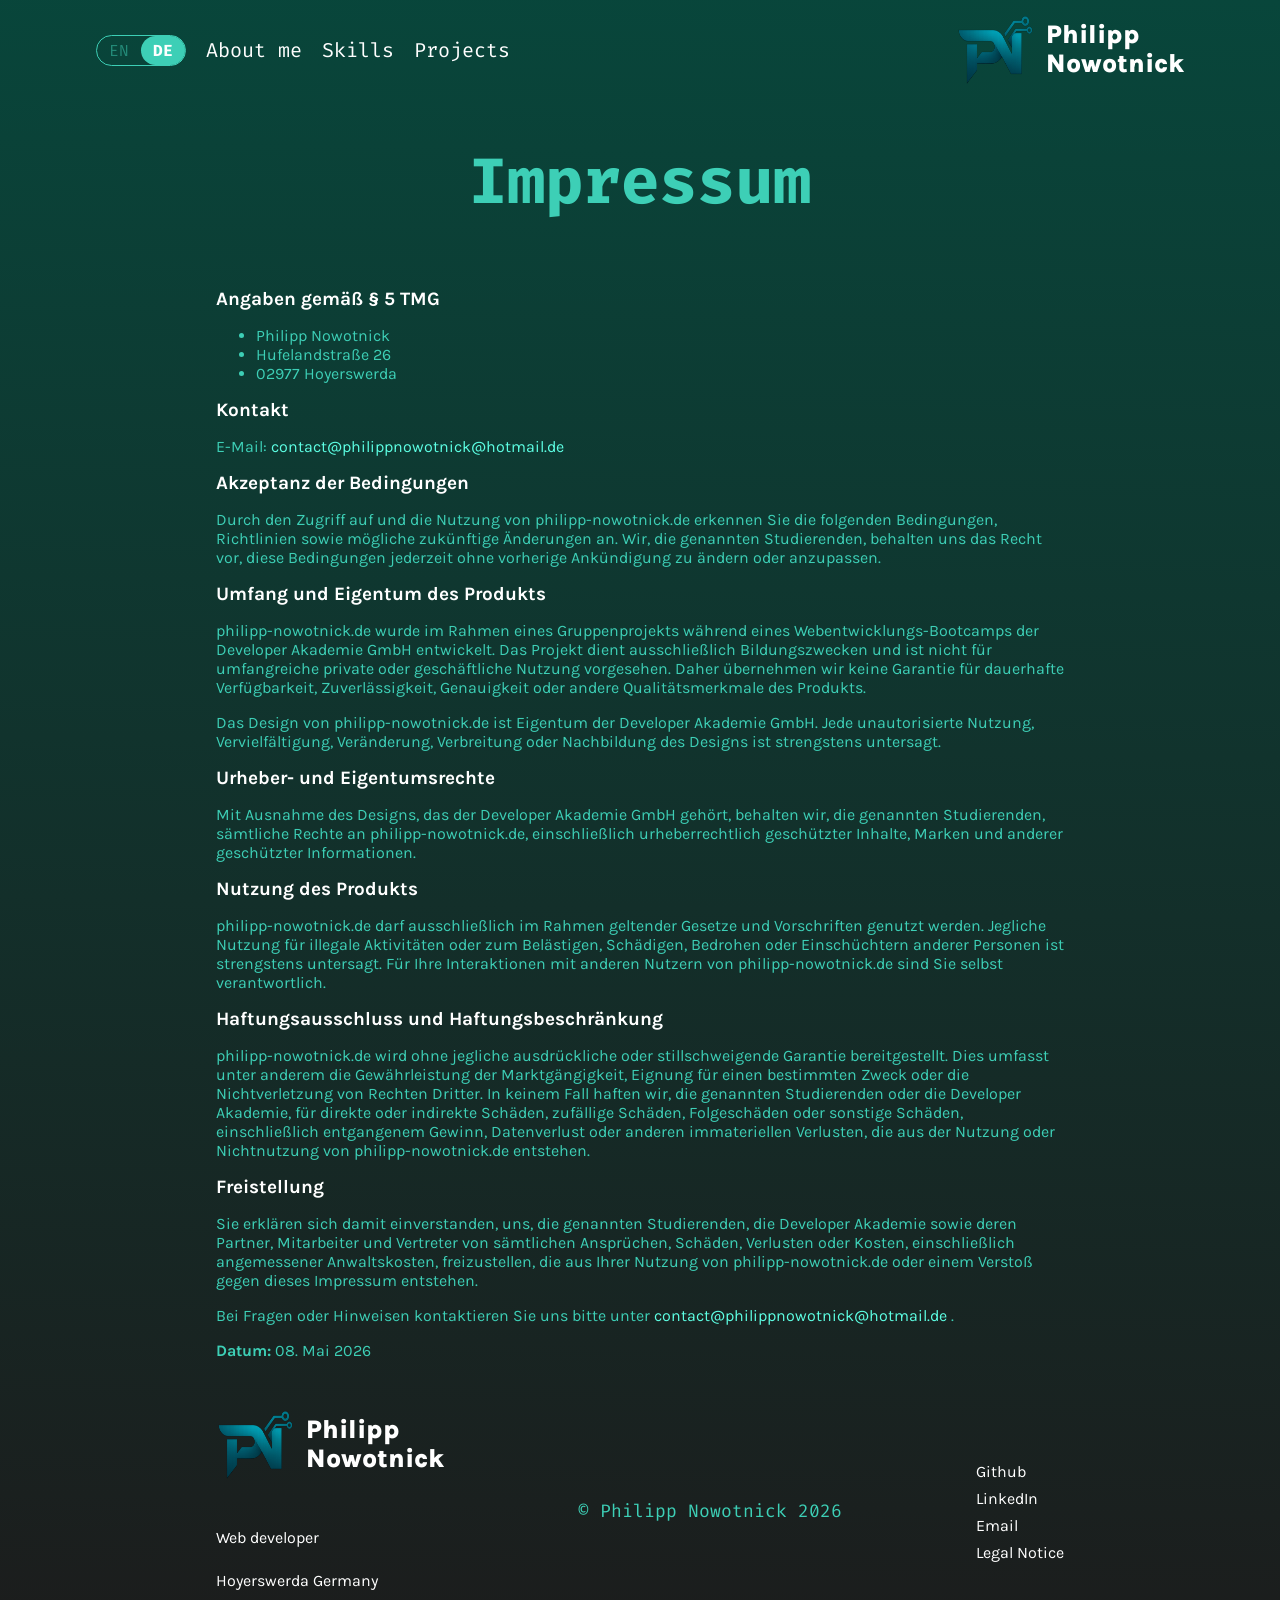
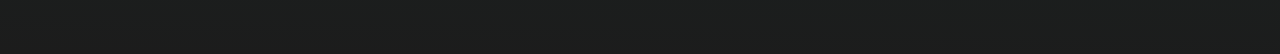
<file: legal-notice-de.html>
<!DOCTYPE html>
<html lang="de">

<head>
    <meta charset="UTF-8" />
    <link rel="icon" type="image/png" href="./img/icons/tryyyy.png">
    <meta name="viewport" content="width=device-width, initial-scale=1.0" />
    <link rel="stylesheet" href="./legal-notice.css">
    <link rel="stylesheet" href="./header.css" />
    <link rel="stylesheet" href="./footer.css" />
    <link rel="stylesheet" href="./responsive-above-600.css" />
    <link rel="stylesheet" href="./responsive-below-600.css" />
    <link rel="preconnect" href="https://fonts.googleapis.com">
    <link rel="preconnect" href="https://fonts.gstatic.com" crossorigin>
    <link href="https://fonts.googleapis.com/css2?family=Fira+Code:wght@300..700&display=swap" rel="stylesheet">
    <link rel="preconnect" href="https://fonts.googleapis.com">
    <link rel="preconnect" href="https://fonts.gstatic.com" crossorigin>
    <link
        href="https://fonts.googleapis.com/css2?family=Fira+Code:wght@300..700&family=Karla:ital,wght@0,200..800;1,200..800&display=swap"
        rel="stylesheet">
    <title>Impressum</title>
</head>

<body>
    <header class="navbar">
        <div class="navbar-container">
            <div class="mobile-menu">
                <img id="mobile-menu-icon" class="mobile-menu-icon" src="./img/icons/menu.png">
            </div>

            <div class="mobile-overlay-container">
                <div id="mobile-overlay" class="mobile-overlay">
                </div>
            </div>

            <div class="nav-left" id="nav-left">
                <div class="language-switch">
                    <a id="english" href="#">EN</a>
                    <a id="german" href="#">DE</a>
                </div>

                <nav class="nav-links">
                    <a class="nav-text" href="./index.html#about">About me</a>
                    <a class="nav-text" href="./index.html#technologies">Skills</a>
                    <a class="nav-text" href="./index.html#portfolio">Projects</a>
                </nav>
            </div>
            <a href="./index.html" class="logo">
                <img class="logo-img" src="./img/icons/tryyyy.png">
                <span class="name">Philipp<br> Nowotnick</span>
            </a>
        </div>

    </header>
    <main class="legal-notice">
        <h1 class="legal-notice-title">Impressum</h1>

        <section>
            <h2 class="titles">Angaben gemäß § 5 TMG</h2>
            <ul>
                <li>Philipp Nowotnick</li>
                <li>Hufelandstraße 26</li>
                <li>02977 Hoyerswerda</li>
            </ul>
        </section>

        <section>
            <h2 class="titles">Kontakt</h2>
            <p>
                E-Mail:
                <a href="mailto:contact@philippnowotnick@hotmail.de">
                    contact@philippnowotnick@hotmail.de
                </a>
            </p>
        </section>

        <section>
            <h2 class="titles">Akzeptanz der Bedingungen</h2>
            <p>
                Durch den Zugriff auf und die Nutzung von philipp-nowotnick.de erkennen Sie die folgenden
                Bedingungen, Richtlinien sowie mögliche zukünftige Änderungen an. Wir, die genannten Studierenden,
                behalten uns das Recht vor, diese Bedingungen jederzeit ohne vorherige Ankündigung zu ändern oder
                anzupassen.
            </p>
        </section>

        <section>
            <h2 class="titles">Umfang und Eigentum des Produkts</h2>
            <p>
                philipp-nowotnick.de wurde im Rahmen eines Gruppenprojekts während eines Webentwicklungs-Bootcamps der
                Developer Akademie GmbH entwickelt. Das Projekt dient ausschließlich Bildungszwecken und ist nicht
                für umfangreiche private oder geschäftliche Nutzung vorgesehen. Daher übernehmen wir keine Garantie
                für dauerhafte Verfügbarkeit, Zuverlässigkeit, Genauigkeit oder andere Qualitätsmerkmale des Produkts.
            </p>

            <p>
                Das Design von philipp-nowotnick.de ist Eigentum der Developer Akademie GmbH. Jede unautorisierte
                Nutzung,
                Vervielfältigung, Veränderung, Verbreitung oder Nachbildung des Designs ist strengstens untersagt.
            </p>
        </section>

        <section>
            <h2 class="titles">Urheber- und Eigentumsrechte</h2>
            <p>
                Mit Ausnahme des Designs, das der Developer Akademie GmbH gehört, behalten wir, die genannten
                Studierenden, sämtliche Rechte an philipp-nowotnick.de, einschließlich urheberrechtlich geschützter
                Inhalte,
                Marken und anderer geschützter Informationen.
            </p>
        </section>

        <section>
            <h2 class="titles">Nutzung des Produkts</h2>
            <p>
                philipp-nowotnick.de darf ausschließlich im Rahmen geltender Gesetze und Vorschriften genutzt werden.
                Jegliche
                Nutzung für illegale Aktivitäten oder zum Belästigen, Schädigen, Bedrohen oder Einschüchtern anderer
                Personen ist strengstens untersagt. Für Ihre Interaktionen mit anderen Nutzern von philipp-nowotnick.de
                sind Sie
                selbst verantwortlich.
            </p>
        </section>

        <section>
            <h2 class="titles">Haftungsausschluss und Haftungsbeschränkung</h2>
            <p>
                philipp-nowotnick.de wird ohne jegliche ausdrückliche oder stillschweigende Garantie bereitgestellt.
                Dies umfasst
                unter anderem die Gewährleistung der Marktgängigkeit, Eignung für einen bestimmten Zweck oder die
                Nichtverletzung von Rechten Dritter. In keinem Fall haften wir, die genannten Studierenden oder die
                Developer Akademie, für direkte oder indirekte Schäden, zufällige Schäden, Folgeschäden oder sonstige
                Schäden, einschließlich entgangenem Gewinn, Datenverlust oder anderen immateriellen Verlusten, die
                aus der Nutzung oder Nichtnutzung von philipp-nowotnick.de entstehen.
            </p>
        </section>

        <section>
            <h2 class="titles">Freistellung</h2>
            <p>
                Sie erklären sich damit einverstanden, uns, die genannten Studierenden, die Developer Akademie sowie
                deren Partner, Mitarbeiter und Vertreter von sämtlichen Ansprüchen, Schäden, Verlusten oder Kosten,
                einschließlich angemessener Anwaltskosten, freizustellen, die aus Ihrer Nutzung von philipp-nowotnick.de
                oder
                einem Verstoß gegen dieses Impressum entstehen.
            </p>

            <p>
                Bei Fragen oder Hinweisen kontaktieren Sie uns bitte unter
                <a href="mailto:contact@philippnowotnick@hotmail.de">
                    contact@philippnowotnick@hotmail.de
                </a>.
            </p>
        </section>

        <p><strong>Datum:</strong> 08. Mai 2026</p>

         <div class="footer">
      <div class="footer-container">

        <div class="footer-left">
          <div class="logo">
            <img class="logo-img" src="./img/icons/tryyyy.png">
            <span class="name">Philipp<br> Nowotnick</span>
          </div>
          <p>Web developer</p>
          <p>Hoyerswerda Germany</p>
        </div>

        <div class="footer-middle">
          <p>© Philipp Nowotnick 2026</p>
        </div>

        <div class="footer-right">
          <div class="github-container">
            <a class="footer-text" target="_blank" href="https://github.com/codeNow26">
              Github
            </a>
          </div>

          <div class="linkedIn-container">
            <a class="footer-text" target="_blank" href="https://www.linkedin.com/in/philipp-nowotnick-674611402/">
              LinkedIn
            </a>
          </div>
          <div>
            <a class="footer-email footer-text" href="mailto:contact@philippnowotnick@hotmail.de">Email</a>
          </div>
          <div>
            <a id="legal-notice-link" class="footer-text" target="_blank" href="./legal-notice.html">Legal Notice</a>
          </div>
        </div>
        
    </main>
    <script src="header.js"></script>
    <script>
        const englishBtn = document.getElementById("english");
        const germanBtn = document.getElementById("german");

        germanBtn.classList.add("active-lang");

        englishBtn.addEventListener("click", () => {
            localStorage.setItem("lang", "en");
            window.location.href = "./legal-notice.html";
        });

        germanBtn.addEventListener("click", () => {
            localStorage.setItem("lang", "de");
        });
    </script>
</body>

</html>
</file>
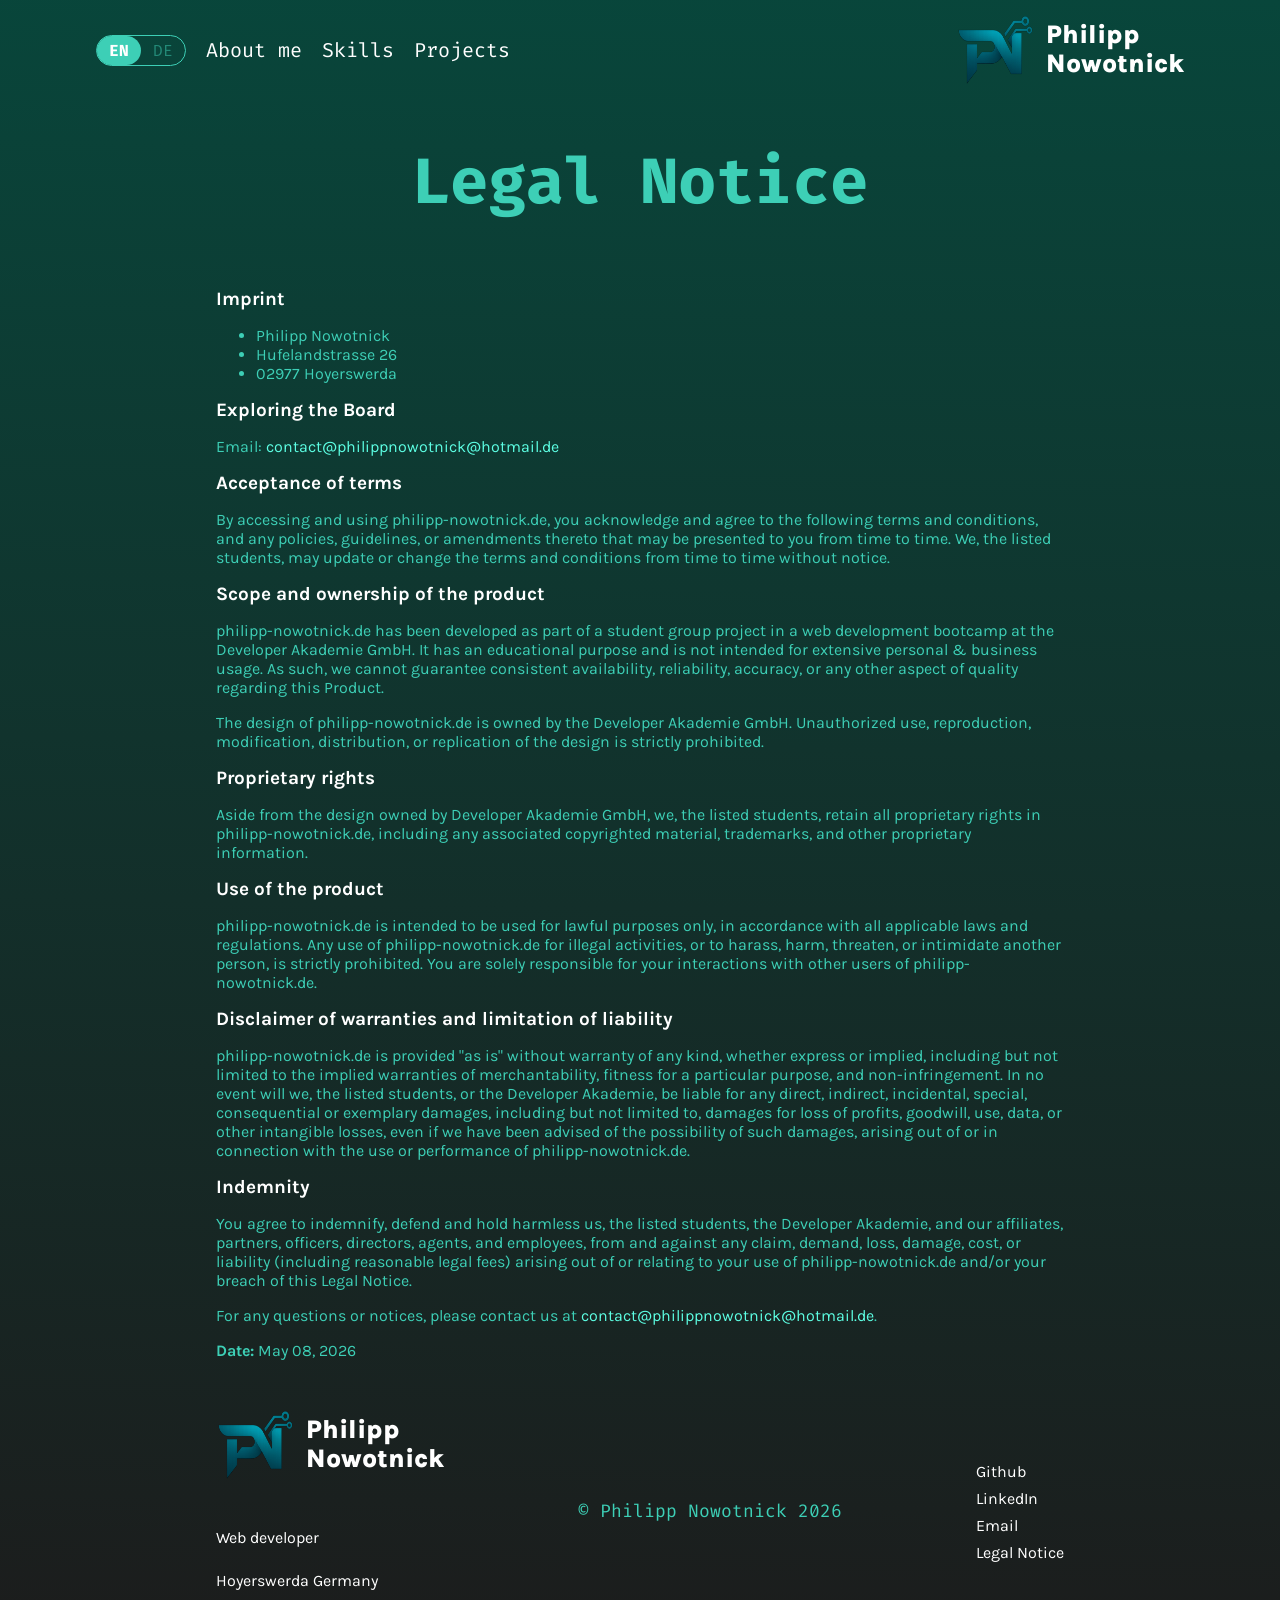
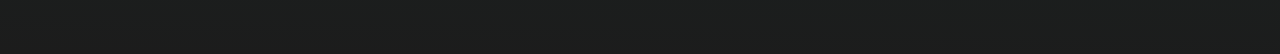
<file: legal-notice.html>
<!DOCTYPE html>
<html lang="en">

<head>
  <meta charset="UTF-8" />
  <meta name="viewport" content="width=device-width, initial-scale=1.0" />
  <link rel="icon" type="image/png" href="./img/icons/tryyyy.png">
  <link rel="stylesheet" href="./legal-notice.css">
  <link rel="stylesheet" href="./header.css" />
  <link rel="stylesheet" href="./footer.css" />
  <link rel="stylesheet" href="./responsive-above-600.css" />
  <link rel="stylesheet" href="./responsive-below-600.css" />
  <link rel="preconnect" href="https://fonts.googleapis.com">
  <link rel="preconnect" href="https://fonts.gstatic.com" crossorigin>
  <link href="https://fonts.googleapis.com/css2?family=Fira+Code:wght@300..700&display=swap" rel="stylesheet">
  <link rel="preconnect" href="https://fonts.googleapis.com">
  <link rel="preconnect" href="https://fonts.gstatic.com" crossorigin>
  <link
    href="https://fonts.googleapis.com/css2?family=Fira+Code:wght@300..700&family=Karla:ital,wght@0,200..800;1,200..800&display=swap"
    rel="stylesheet">
  <title>Legal Notice</title>
</head>

<body>
  <div class="cursor-glow"></div>
  <header class="navbar">
    <div class="navbar-container">
      <div class="mobile-menu">
        <img id="mobile-menu-icon" class="mobile-menu-icon" src="./img/icons/menu.png">
      </div>

      <div class="mobile-overlay-container">
        <div id="mobile-overlay" class="mobile-overlay">
        </div>
      </div>

      <div class="nav-left" id="nav-left">
        <div class="language-switch">
          <a id="english" href="#">EN</a>
          <a id="german" href="#">DE</a>
        </div>

        <nav class="nav-links">
          <a class="nav-text" href="./index.html#about">About me</a>
          <a class="nav-text" href="./index.html#technologies">Skills</a>
          <a class="nav-text" href="./index.html#portfolio">Projects</a>
        </nav>
      </div>
      <a href="./index.html" class="logo">
        <img class="logo-img" src="./img/icons/tryyyy.png">
        <span class="name">Philipp<br> Nowotnick</span>
      </a>
    </div>


  </header>
  <main class="legal-notice">
    <h1 class="legal-notice-title">Legal Notice</h1>

    <section>
      <h2 class="titles">Imprint</h2>
      <ul>
        <li>Philipp Nowotnick</li>
        <li>Hufelandstrasse 26</li>
        <li>02977 Hoyerswerda</li>
      </ul>
    </section>

    <section>
      <h2 class="titles">Exploring the Board</h2>
      <p>Email: <a href="mailto:contact@philippnowotnick@hotmail.de">contact@philippnowotnick@hotmail.de</a></p>
    </section>

    <section>
      <h2 class="titles">Acceptance of terms</h2>
      <p>
        By accessing and using philipp-nowotnick.de, you acknowledge and agree to the following terms and
        conditions, and any policies, guidelines, or amendments thereto that may be presented to you from
        time to time. We, the listed students, may update or change the terms and conditions from time to
        time without notice.
      </p>
    </section>

    <section>
      <h2 class="titles">Scope and ownership of the product</h2>
      <p>
        philipp-nowotnick.de has been developed as part of a student group project in a web development bootcamp at the
        Developer Akademie GmbH. It has an educational purpose and is not intended for extensive personal &
        business usage. As such, we cannot guarantee consistent availability, reliability, accuracy, or any
        other aspect of quality regarding this Product.
      </p>
      <p>
        The design of philipp-nowotnick.de is owned by the Developer Akademie GmbH. Unauthorized use, reproduction,
        modification, distribution, or replication of the design is strictly prohibited.
      </p>
    </section>

    <section>
      <h2 class="titles">Proprietary rights</h2>
      <p>
        Aside from the design owned by Developer Akademie GmbH, we, the listed students, retain all
        proprietary rights in philipp-nowotnick.de, including any associated copyrighted material, trademarks, and
        other proprietary information.
      </p>
    </section>

    <section>
      <h2 class="titles">Use of the product</h2>
      <p>
        philipp-nowotnick.de is intended to be used for lawful purposes only, in accordance with all applicable laws
        and regulations. Any use of philipp-nowotnick.de for illegal activities, or to harass, harm, threaten, or
        intimidate another person, is strictly prohibited. You are solely responsible for your interactions
        with other users of philipp-nowotnick.de.
      </p>
    </section>

    <section>
      <h2 class="titles">Disclaimer of warranties and limitation of liability</h2>
      <p>
        philipp-nowotnick.de is provided "as is" without warranty of any kind, whether express or implied, including
        but not limited to the implied warranties of merchantability, fitness for a particular purpose,
        and non-infringement. In no event will we, the listed students, or the Developer Akademie, be liable
        for any direct, indirect, incidental, special, consequential or exemplary damages, including but not
        limited to, damages for loss of profits, goodwill, use, data, or other intangible losses, even if we
        have been advised of the possibility of such damages, arising out of or in connection with the use
        or performance of philipp-nowotnick.de.
      </p>
    </section>

    <section>
      <h2 class="titles">Indemnity</h2>
      <p>
        You agree to indemnify, defend and hold harmless us, the listed students, the Developer Akademie,
        and our affiliates, partners, officers, directors, agents, and employees, from and against any claim,
        demand, loss, damage, cost, or liability (including reasonable legal fees) arising out of or relating
        to your use of philipp-nowotnick.de and/or your breach of this Legal Notice.
      </p>
      <p>
        For any questions or notices, please contact us at <a
          href="mailto:contact@philippnowotnick@hotmail.de">contact@philippnowotnick@hotmail.de</a>.
      </p>
    </section>

    <p><strong>Date:</strong> May 08, 2026</p>

    <div class="footer">
      <div class="footer-container">

        <div class="footer-left">
          <div class="logo">
            <img class="logo-img" src="./img/icons/tryyyy.png">
            <span class="name">Philipp<br> Nowotnick</span>
          </div>
          <p>Web developer</p>
          <p>Hoyerswerda Germany</p>
        </div>

        <div class="footer-middle">
          <p>© Philipp Nowotnick 2026</p>
        </div>

        <div class="footer-right">
          <div class="github-container">
            <a class="footer-text" target="_blank" href="https://github.com/codeNow26">
              Github
            </a>
          </div>

          <div class="linkedIn-container">
            <a class="footer-text" target="_blank" href="https://www.linkedin.com/in/philipp-nowotnick-674611402/">
              LinkedIn
            </a>
          </div>
          <div>
            <a class="footer-email footer-text" href="mailto:contact@philippnowotnick@hotmail.de">Email</a>
          </div>
          <div>
            <a id="legal-notice-link" class="footer-text" target="_blank" href="./legal-notice.html">Legal Notice</a>
          </div>
        </div>
        
  </main>
  <script src="header.js"></script>
  <script>
    const englishBtn = document.getElementById("english");
    const germanBtn = document.getElementById("german");

    englishBtn.classList.add("active-lang");

    englishBtn.addEventListener("click", () => {
      localStorage.setItem("lang", "en");
    });

    germanBtn.addEventListener("click", () => {
      localStorage.setItem("lang", "de");
      window.location.href = "./legal-notice-de.html";
    });
  </script>
</body>

</html>
</file>
<file: legal-notice.css>
body {
    margin: 0;
    overflow-x: hidden;
    min-height: 100dvh;
    background: linear-gradient(1deg, #1C1C1C, #08463B);
    font-family: "Fira Code", monospace;
}

.legal-notice {
    flex: 1;
    overflow-y: auto;
    scroll-snap-type: y mandatory;
    scrollbar-width: thin;
    overflow-x: hidden;
    font-family: "Karla", sans-serif;
    font-weight: 400;
    color: #3DCFB6;
    font-size: 16px;
    margin: 0px 216px 40px 216px;
}

.titles {
    color: white;
    font-size: 19px;
    font-weight: 700;
}

.legal-notice-title {
    text-align: center;
    font-family: "Fira Code", monospace;
    font-weight: 700;
    font-size: 64px;
    margin-bottom: 64px;
    margin-top: 140px;
}

a {
    color: #5dffe4;
    text-decoration: none;
}

.hidden {
    display: none;
}

.show {
    display: flex !important;
}

.opacity-0 {
    opacity: 0 !important;
}

.opacity-1 {
    opacity: 1 !important;
}

.active {
    background: #3DCFB6 !important;
}


.footer {
    height: auto !important;
    margin-top: 50px !important;
    background: transparent !important;
    padding: 0px 0px 0px !important;
}

@media(max-width:1250px) {
    .legal-notice {
        margin: 0px 60px;
    }

}

@media (max-width: 600px) {
    .legal-notice {
        margin: 0px 12px;
    }
}
</file>
<file: header.css>
header {
    position: absolute;
    width: 100%;
    z-index: 10;
}

.navbar-container {
    display: flex;
    justify-content: space-between;
    align-items: center;
    height: 100px;
    max-width: 1440px;
    margin: 0 auto;
    padding: 0 96px;
}

.nav-links {
    display: flex;
    align-items: center;
    max-width: 1000px;
    gap: 20px;
}

.nav-links a {
    text-decoration: none;
    color: white;
    font-family: "Fira Code", monospace;
    font-weight: 400;
    font-size: 20px;
}

.navbar-left {
    display: flex;
    gap: 20px;
}

.nav-left {
    display: flex;
    align-items: center;
    gap: 20px;
}


.language-switch {
    text-decoration: none;
    color: white;
    border: 1px solid #3DCFB6;
    border-radius: 30px;
    display: flex;
    gap: 0px;
    transition: ease-in-out 0.2s;
}

.language-switch:hover {
    border: 1px solid white;
}

.language-switch a {
    color: white;
    text-decoration: none;
    padding: 4px 4px;
    transition: background-color 0.3s ease, color 0.3s ease;
}

#english {
    border-radius: 100px;
    padding: 4px 12px;
    color: rgba(61, 207, 182, 0.5);
}

#german {
    border-radius: 100px;
    padding: 4px 12px;
    color: rgba(61, 207, 182, 0.5);
}

.active-lang {
    background-color: #3DCFB6;
    color: white !important;
    font-weight: 700;
}

.nav-text {
    position: relative;
}

.nav-text:after {
    content: "";
    width: 6px;
    height: 6px;
    background-color: #3DCFB6;
    border-radius: 30px;
    position: absolute;
    bottom: -15px;
    left: 40%;
    opacity: 0;
    transition: all 0.1s ease-in-out;
}

.nav-text:hover::after {
    opacity: 1;
    position: absolute;
    bottom: -15px;
    left: 40%;
}

.logo {
    display: flex;
    align-items: center;
    gap: 10px;
       text-decoration: none;
}

.logo-img {
    width: 80px;
    height: 70px;
}

.name {
    display: block;
    line-height: 1.1;
    font-size: 26px;
    font-weight: 900;
    color: white;
    font-family: "Karla", sans-serif;
}

.mobile-overlay {
    position: fixed;
    top: 10%;
    right: 4%;
    width: 240px;
    height: 260px;
    background: linear-gradient(1deg, #1C1C1C, #08463B);
    border: 1px solid #3DCFB6;
    border-radius: 30px;
}

.mobile-overlay-container {
    position: fixed;
    inset: 0;
    background: transparent;
    opacity: 0;
    visibility: hidden;
    pointer-events: none;
}

.mobile-overlay-container.show {
    opacity: 1;
    visibility: visible;
    pointer-events: auto;
    background: rgba(0, 0, 0, 0.4);
    backdrop-filter: blur(1px);
}

.github-container {
    position: relative;
    top: 0px;
    right: 0px;
}

.github-hover-icon {
    position: absolute;
    top: 0;
    left: 0;
    opacity: 0;
    transition: opacity 0.25s ease-in-out;
}

.github-hover-icon:hover {
    opacity: 1;
}

.linkedIn-container {
    position: relative;
    top: 0px;
    right: 0px;
}

.linkedIn-hover-icon {
    position: absolute;
    top: 0;
    left: 0;
    opacity: 0;
    transition: opacity 0.25s ease-in-out;
}

.linkedIn-hover-icon:hover {
    opacity: 1;
}

.mobile-menu {
    display: none;
}
</file>
<file: footer.css>
.footer {
    grid-column: span 2;
    display: flex;
    align-items: center;
    justify-content: center;
    color: white;
    font-family: "Karla", sans-serif;
    font-weight: 400;
    font-size: 16px;
    line-height: 1.2;
    margin-top: auto;
    background: #1C1C1C; 
       padding: 0px 40px 40px;
}

.footer-container {
    max-width: 1440px;
    display: flex;
    justify-content: space-between;
    align-items: center;
    width: 100%;
}

.footer-left {
    gap: 32px;
}

.footer-left .logo {
    padding-bottom: 32px;
}

.footer-left p {
    padding-bottom: 8px;
}

.footer-middle {
    font-family: "Fira Code", monospace;
    font-size: 18px;
    color: #3DCFB6;
}

.footer-right {
    display: flex;
    flex-direction: column;
    gap: 8px;
}

.footer-right a {
    text-decoration: none;
    color: white;
}

.footer-right a:hover {
    color: #3DCFB6;
}

.footer-text {
    position: relative;
}

.footer-text:before {
    content: "";
    width: 6px;
    height: 6px;
    background-color: #3DCFB6;
    border-radius: 30px;
    position: absolute;
    bottom: -15px;
    left: 0%;
    opacity: 0;
    transition: all 0.1s ease-in-out;
}

.footer-text:hover::before {
    opacity: 1;
    position: absolute;
    bottom: 6px;
    left: -16px;
}
</file>
<file: responsive-above-600.css>
@media (max-width: 1250px) {
    .hero-name {
        font-size: 100px;
        white-space: normal;
    }

    .mobile-break {
        display: inline;
    }

    .textbox-title {
        font-size: 3rem;
    }

    .textbox-text {
        font-size: 1rem;
    }

    .about-container {
        margin: 0px 40px 0px 40px;
        gap: 60px;
    }

    .skillset-icons {
        gap: 22px;
    }

    .technologies-container {
        margin: 0px 0px 0px 40px;
        gap: 30px;
    }

    .portfolio-container {
        margin: 40px;
    }

    .feedback-wrapper::before,
    .feedback-wrapper::after {
        content: "";
        display: none;
    }

    .contact-container {
        margin: 40px;
        gap: 16px;
    }

    .contact-title {
        font-size: 44px;
    }

    .portfolio-overlay-container {
        margin: 20px;
    }
}

@media (max-width: 1100px) {

    .navbar-container {
        padding: 0 36px;
    }

    .hover-image-container {
        display: none;
    }

    .splide__slide {
        display: flex;
        justify-content: center;
        height: 274px;
        max-width: 700px;
        opacity: 1;
        transform: scale(1);
        transition: all 0.3s ease;
        z-index: 1;
    }
}

@media (max-width: 800px) {

      .section-spacing {
        padding: 60px 0;
    }
    
    .hero-name {
        font-size: 80px;
        white-space: normal;
    }

    .nav-left {
        flex-direction: column-reverse;
        justify-content: center;
        width: 100%;
        height: 100%;
    }

    .nav-text:after {
        display: none;
    }

    .nav-links {
        flex-direction: column;
    }

    .name {
        display: none;
    }

    .mobile-menu {
        display: block;
        position: absolute;
        right: 40px;
    }

    .textbox-title {
        font-size: 48px;
        margin: 0px 0px 16px 0px;
    }

    .logo-img {
        position: absolute;
        left: 7px;
    }

    .mail_mobile {
        position: relative;
        top: 12px;
        right: 14px;
    }

    .mail-icon {
        display: block;
        position: absolute;
        opacity: 1;
        transition: transform 0.2s ease-in-out, opacity 0.2s ease-in-out;
    }

    .mail-icon-hover:hover {
        opacity: 1;
    }

    .mail-icon-hover {
        display: block;
        position: absolute;
        opacity: 0;
        transition: transform 0.2s ease-in-out, opacity 0.2s ease-in-out;
    }

    .mail_mobile::after {
        content: "";
        width: 6px;
        height: 6px;
        background-color: #3DCFB6;
        border-radius: 30px;
        position: absolute;
        bottom: -18px;
        left: 36px;
        opacity: 0;
        transition: all 0.2s ease-in-out;
        right: 0px;
    }

    .mail_mobile:hover::after {
        opacity: 1;
    }

    .hero-email {
        display: none;
    }

    .hero-buttons-container {
        padding: 0px 16px 0px 16px;
    }

    .hero-buttons a {
        padding: 12px 10px;
    }

    .about-container {
        display: flex;
        flex-direction: column;
        justify-content: flex-start;
        align-items: center;
        margin: 0px 16px 0px 16px;
        gap: 60px;
    }

    .about-me {
        padding-top: 80px;
        padding-bottom: 80px;
    }

    .about-right {
    flex: 1;
    color: white;
    padding-top: 0;
}

    .textbox-text-container {
        padding: 32px 16px 32px 16px;
    }


    .profile-photo {
        max-width: 400px;
        width: 80%;
        height: auto;
        position: relative;
        z-index: 2;
    }

    .profile-photo-background {
        z-index: 0;
        position: absolute;
        height: 100%;
        inset: 0;
        transform: translate(8%, -4%);
        width: 80%;
    }

    .profile-image-wrapper {
        display: flex;
        align-items: center;
        justify-content: center;
    }

    .technologies-container {
        flex-direction: column;
        align-items: stretch;
        padding: 16px;
        gap: 40px;
        margin: 0px;
    }

    .technologies-right {
        flex: 1;
        align-items: center;
        justify-content: center;
        width: 100%;
        display: flex;
    }

    .skill-text,
    .skill-span {
        padding-top: 20px;
        padding-left: 0px;
        padding-bottom: 16px;
        font-size: 18px;
        text-align: center;
    }

    .skillset-icons {
        display: flex;
        flex-wrap: wrap;
        justify-content: center;
        gap: 72px;
        max-width: 632px;
        height: 100%;
    }

    .portfolio-container {
        width: 100%;
        height: auto;
        margin: 32px 16px 32px 16px;
    }

    .portfolio-text {
        padding: 20px 0px;
        font-size: 16px;
    }

    .project-list {
        width: 100%;
    }

    .project {
        height: auto;
        display: flex;
        justify-content: space-between;
        align-items: flex-start;
        flex-direction: column;
    }

    .project-name {
        padding: 16px 0px 10px 0px;
        font-size: 24px;
        display: flex;
        align-items: center;
    }

    .tech span:not(:last-child)::after {
        margin-left: 2px;
    }

    .tech {
        padding-right: 0px;
        padding-bottom: 16px;
    }

    .portfolio-overlay {
        width: calc(100% - 32px);
        max-height: 100vh;
        padding: 80px 24px 32px;
    }


    .portfolio-overlay-container {
        margin: 0px;
        gap: 0px;
    }

    .portfolio-overlay-container h1 {
        font-size: 76px;
    }

    .Join-screenshot {
        width: 100%;
    }

    .contact-container {
        display: flex;
        flex-direction: column;
        margin: 16px;
        gap: 64px;
    }

    .contact-title {
        font-size: 48px;
        padding-top: 10px;
        padding-bottom: 20px;
    }

    .contact-left h3 {
        font-size: 18px;
    }

    .contact-right h3 {
        font-size: 24px;
        padding-top: 32px;
        padding-bottom: 16px;
        padding-left: 16px;
    }

    .contact-input {
        padding-left: 16px;
    }

    .feedback-card-text {
        padding: 60px 16px 0px 16px;
    }

    .feedback-footer {
        gap: 20px;
        padding: 0px 16px 0px 16px;
    }

    .feedback-line {
        width: 30%;
    }

    .splide__slide {
        height: auto;
    }

    .quote-icon {
        top: -26px;
        left: 0px;
        width: 80px;
    }

    .feedback-title {
        margin: 0px 16px 0px 16px;
    }

    .colleagues-content {
        margin-bottom: 40px;
    }

    .portfolio-overlay-top {
        align-items: unset;
        flex-direction: column-reverse;
        gap: 20px;
    }

    .tech-icons {
        padding-top: 20px;
        flex-wrap: wrap;
    }

    .Join-screenshot {
        max-width: fit-content
    }

    .project-link-container {
        padding-top: 22px;
        padding-bottom: 22px;
    }
}
</file>
<file: responsive-below-600.css>
@media (max-width: 600px) {

    .hero-buttons-container {
        margin-bottom: 120px;
    }

    .hero-content {
        gap: 15px;
    }

    .social-indicator-vector {
        height: 116px;
    }

    .profile-photo-background {
        height: 95%;
        transform: translate(8%, -4%);
        width: 84%;
        left: -3%;
        top: 12%;
    }

    .hero-name {
        font-size: 44px;
        white-space: normal;
    }

    .hero-content p {
        font-size: 24px;
        margin: 0px 20px 0px 20px;
    }

    .hero-buttons {
        margin-top: 0px;
        gap: 20px;
        width: 100%;
    }

    .scroll-indicator-vector {
        height: 68%;
    }

    .scroll-indicator-mouse {
        top: 10%;
    }

    .scroll-indicator {
       height: 300px;
    }

    .technologie-button {
        padding-top: 20px;
    }

    .ticker {
        padding: 10px 10px;
        bottom: 60px;
    }

    .ticker-track {
        gap: 20px;
        font-size: 20px;
    }

    .textbox-title {
        font-size: 38px;
        margin: 0px 0px 16px 0px;
    }

    .textbox-header-text {
        font-size: 18px;
    }

    .feedback-card-text {
        padding: 24px;
    }

    .quote-icon {
        top: -26px;
        left: 0px;
        width: 60px;
    }

    .portfolio-overlay-container h1 {
        font-size: 60px;
        line-height: 0.7;
    }

    .portfolio-overlay-container h2 {
        font-size: 54px;
        line-height: 1.2;
    }

    .portfolio-overlay-container h3 {
        padding-top: 16px;
        padding-bottom: 16px;
    }

    .portfolio-overlay {
        overflow-y: auto;
        padding: 78px 18px 0px;
        scrollbar-width: none;
        /* Firefox */
        -ms-overflow-style: none;
    }

    .portfolio-overlay-bottom {
        padding-bottom: 30px;
        padding-top: 20px;
    }

    .project-link-container {
        justify-content: center;
        gap: 10px;
    }

    .project-link {
        padding: 10px 14px;
        gap: 6px;
    }

    .close-icon {
        top: 16px;
        right: 16px;
    }

    .hero-buttons a {
        min-width: 130px;
    }

    .mobile-break-title {
        display: inline;
    }

    .mindset-popup {
        width: 203px;
        height: 135px;
    }

    .footer {
               padding: 0px 20px 0px;
    }

    .footer-left .logo {
    padding-bottom: 46px;
}

    .footer-container {
        flex-wrap: wrap;
    }

    .footer-middle {
        width: 100%;
        text-align: center;
        order: 3;
        margin-top: 40px;
        margin-bottom: 20px;
    }

    .footer-left {
        order: 1;
    }

    .footer-right {
        order: 2;
    }

    .footer {
        height: auto;
    }

    .legal-notice-title {
        font-size: 36px;
    }
}
</file>
